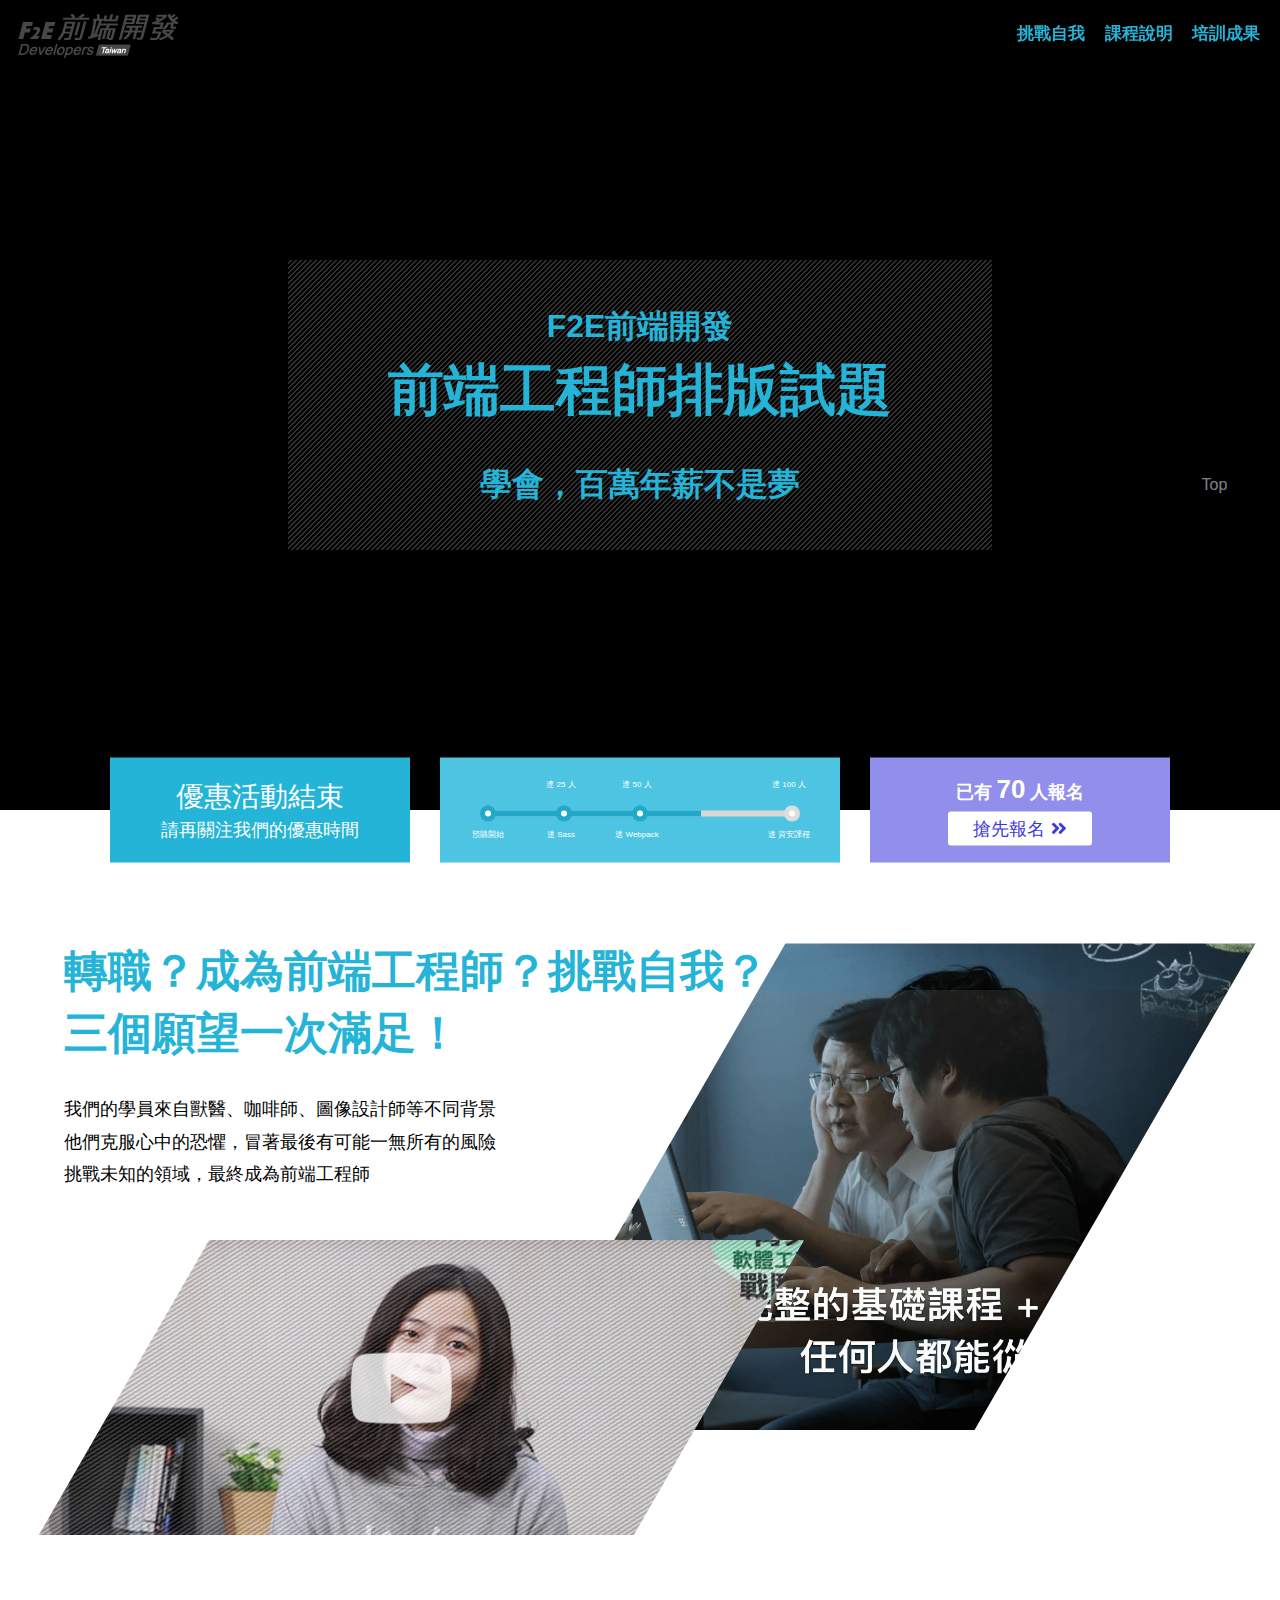
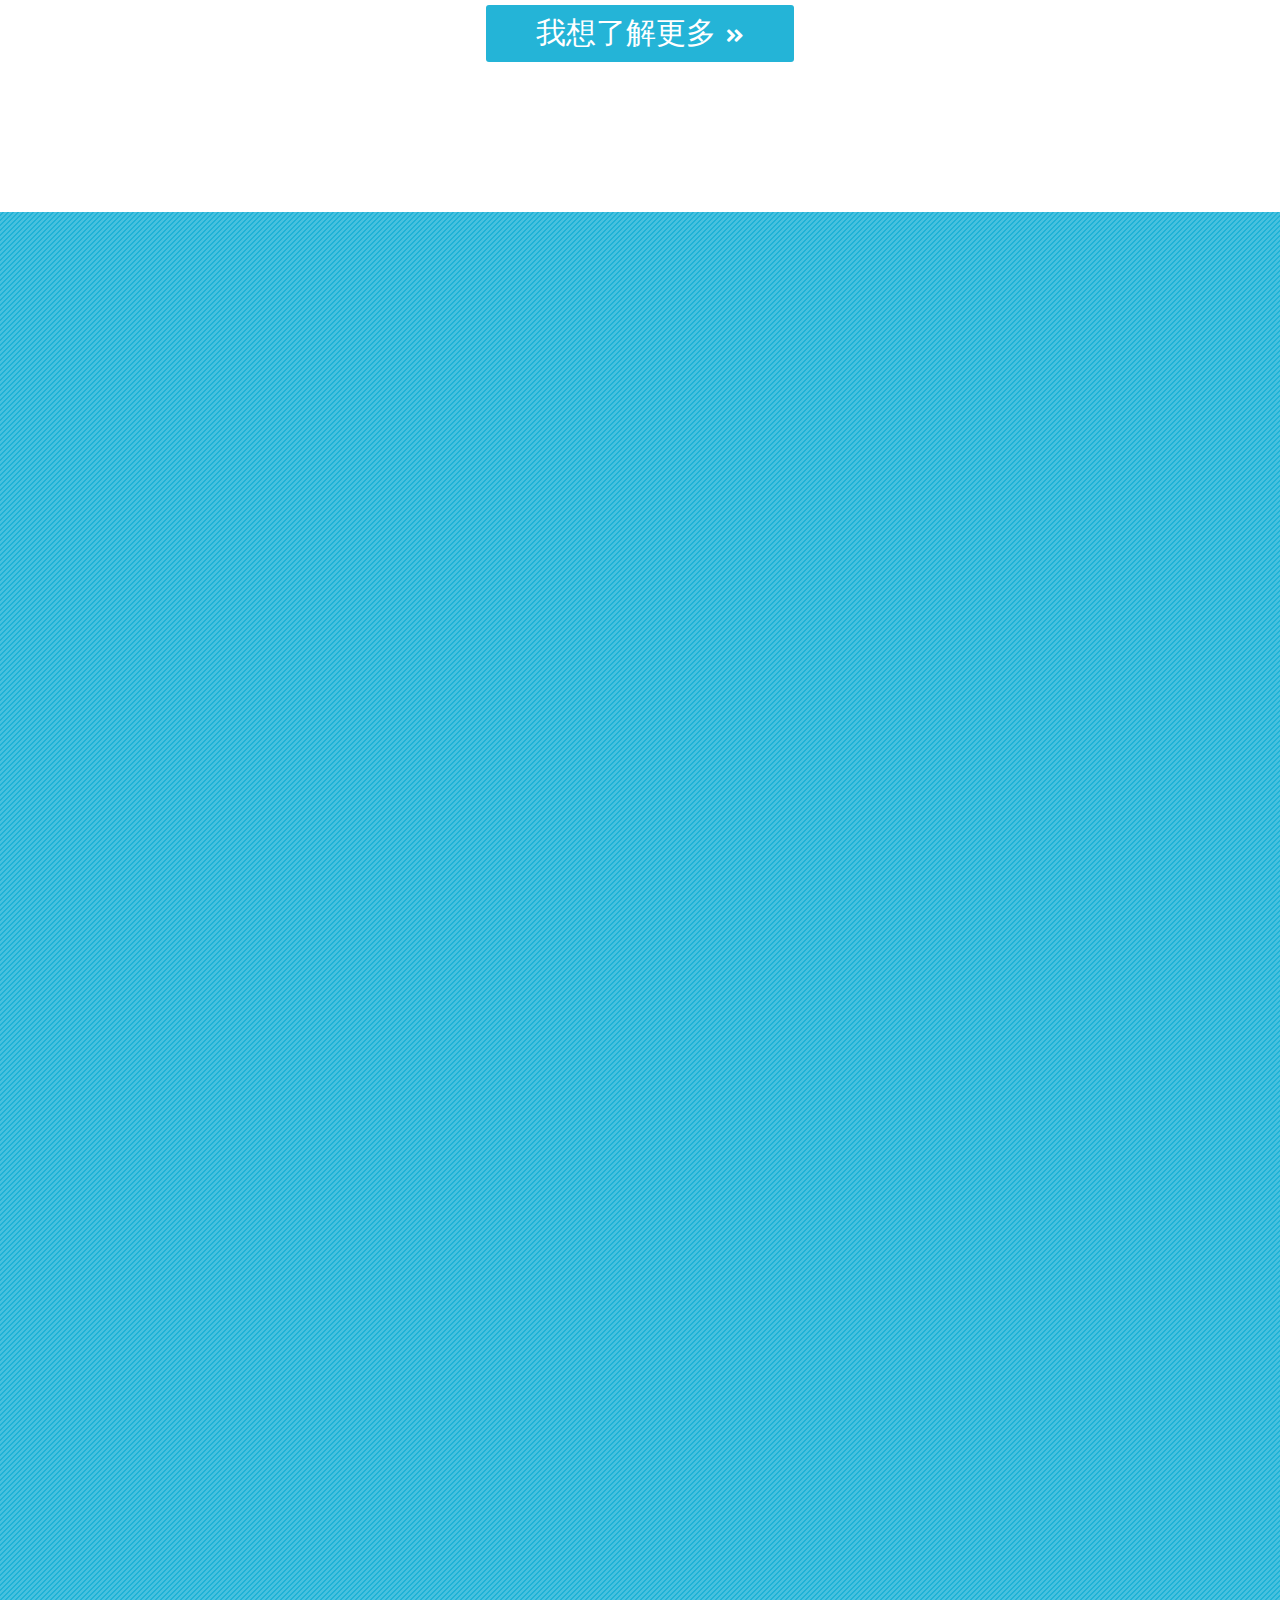
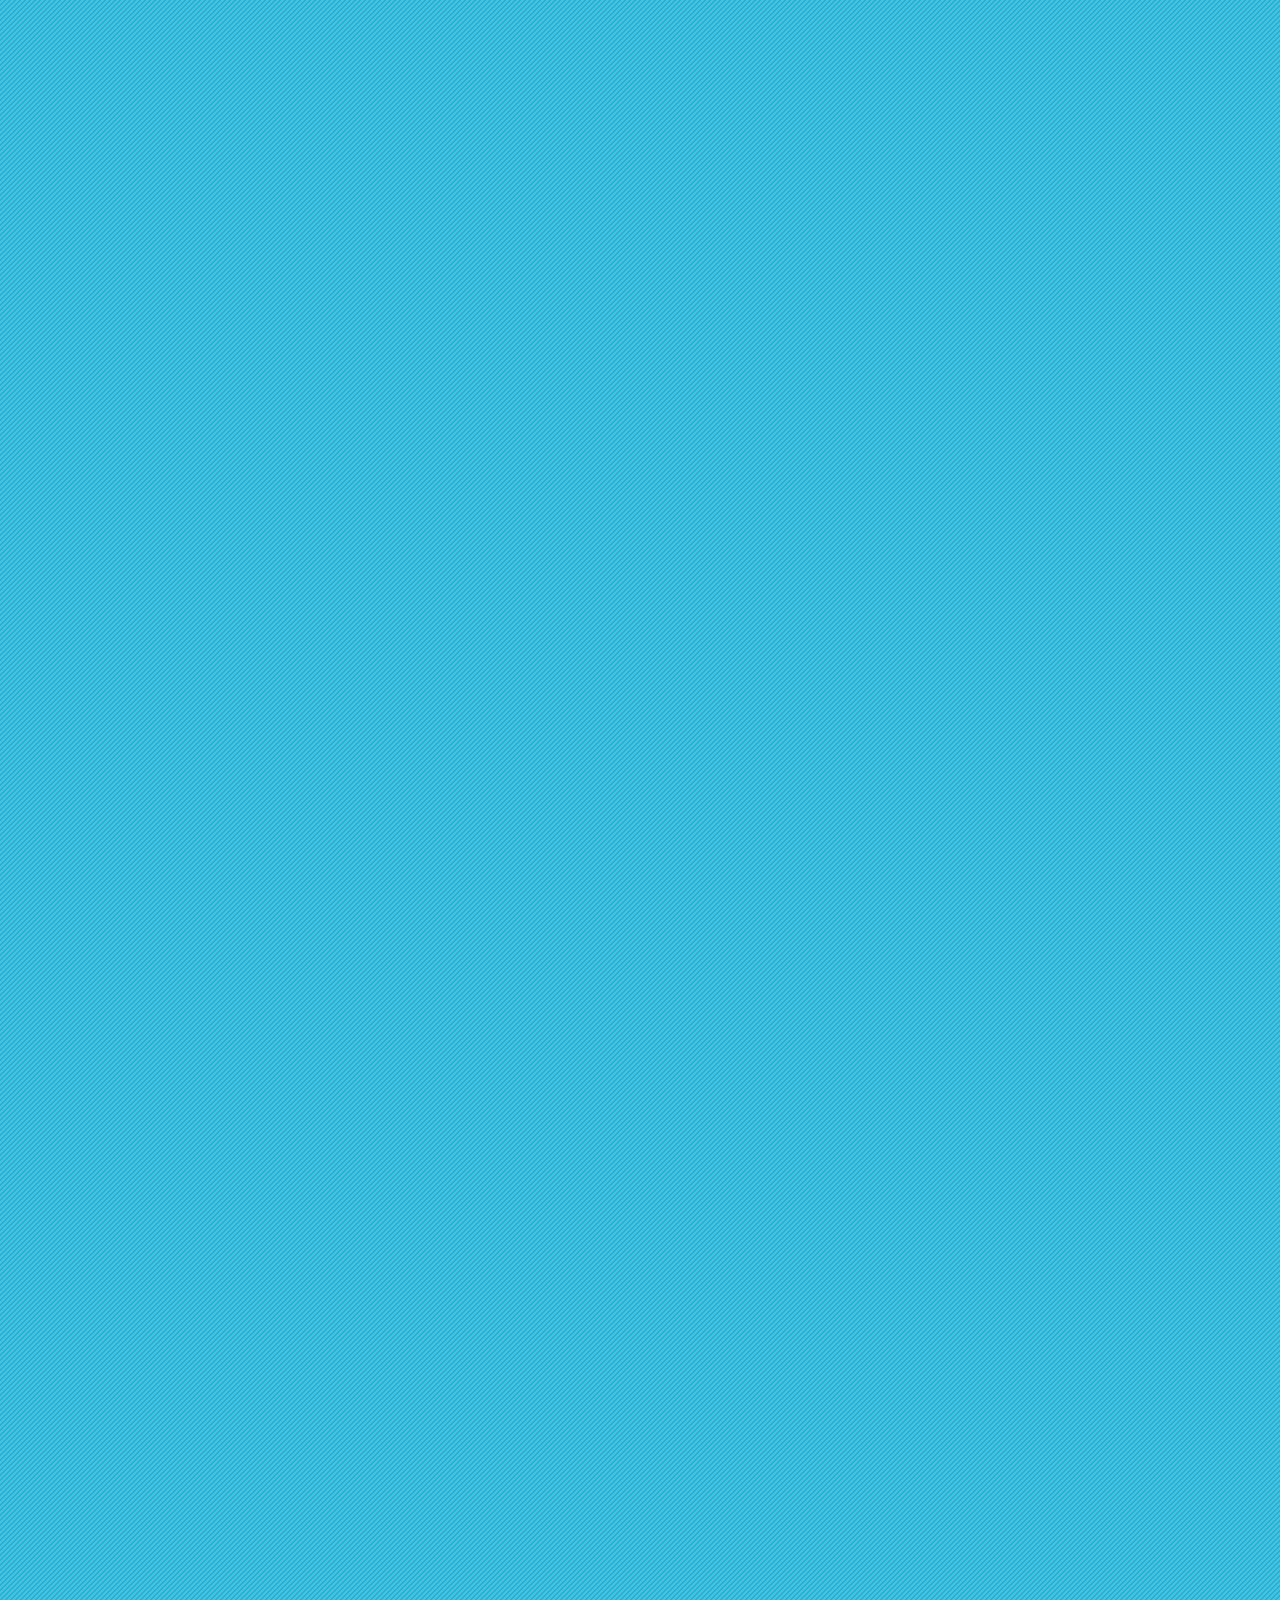
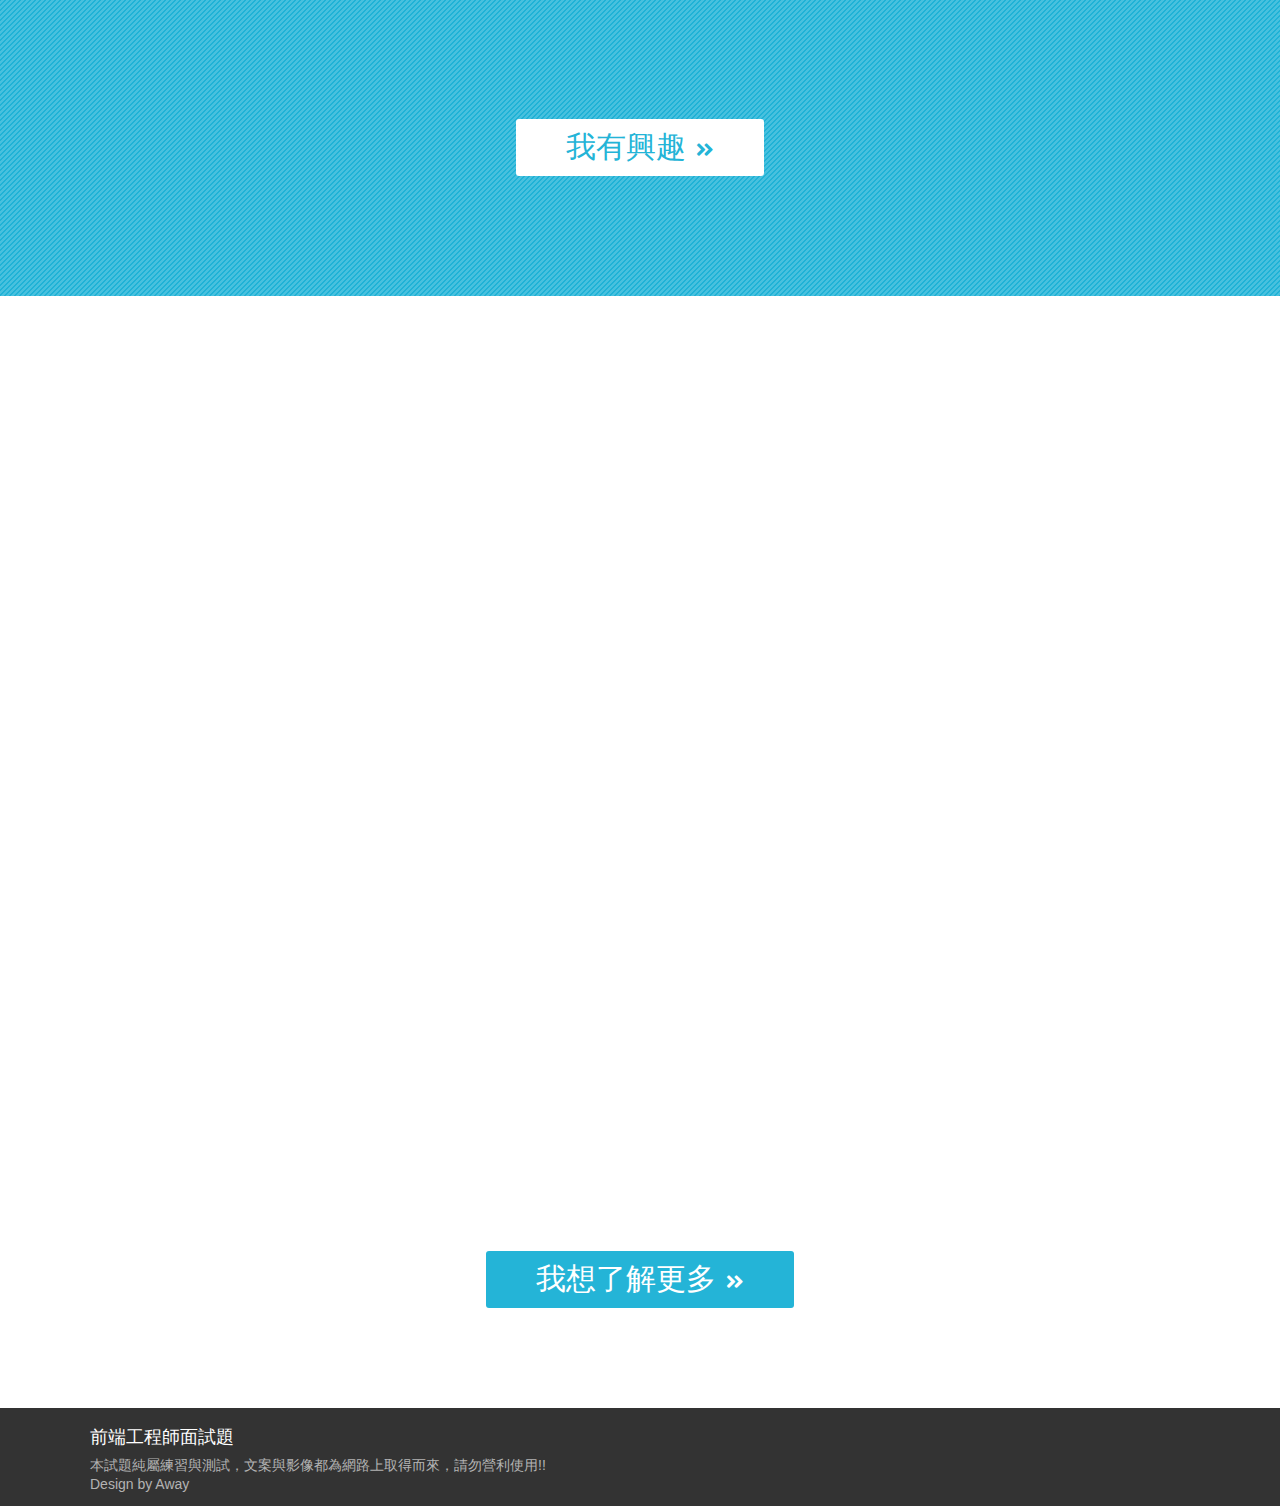
<file: wells_LandingPage/index.html>
<!DOCTYPE html>
<html lang="zh-Hant-TW">

<head>
  <meta charset="UTF-8">
  <meta http-equiv="X-UA-Compatible" content="IE=edge">
  <meta name="viewport" content="width=device-width, initial-scale=1.0">
  <title>Landing Page</title>
  <link rel="stylesheet" href="./style/meyerweb.css">
  <link href="https://cdnjs.cloudflare.com/ajax/libs/font-awesome/5.13.0/css/all.min.css" rel="stylesheet">
  <link rel="stylesheet" href="./style/base.css">
  <link rel="stylesheet" href="./style/all.css">
  <link rel="stylesheet" href="./style/rwd.css" media="screen and (max-width: 1024px)">
  <script defer src="./js/main.js"></script>
</head>

<body>
  <header class="bar" id="Bar">
    <a href="#">
      <img class="bar__logo" src="./images/logo.png" alt="F2E前端開發" width="auto" height="auto">
    </a>
    <button class="bar__icon" id="BarIcon" type="button">
      <img src="./images/bars-solid.svg" alt="選單圖示" width="25" height="25">
    </button>
    <nav class="bar__wrapper" id="BarWrapper">
      <a class="bar__btn" href="#Main">挑戰自我</a>
      <a class="bar__btn" href="#Course">課程說明</a>
      <a class="bar__btn" href="#Achievement">培訓成果</a>
    </nav>
  </header>

  <section class="banner">
    <div class="banner__wrapper" id="BannerWrapper">
      <img class="banner__img" src="./images/banr_snow.jpg" alt="banner1" width="100" height="100">
      <img class="banner__img banner__img2" src="./images/banr_ice.jpg" alt="banner2" width="100" height="100">
      <img class="banner__img banner__img3" src="./images/banr_run.jpg" alt="banner3" width="100" height="100">
      <img class="banner__img banner__img4" src="./images/banr_mountain.jpg" alt="banner4" width="100" height="100">
    </div>
    <div class="banner__caption">
      <p class="banner__text1">F2E前端開發</p>
      <h1 class="banner__text2">前端工程師排版試題</h1>
      <p class="banner__text1">學會，百萬年薪不是夢</p>
    </div>
  </section>

  <div class="top">
    <a class="top__btn" href="#">Top</a>
  </div>

  <main class="main" id="Main">
    <section class="promotions mx-auto">
      <div class="promotions__time" id="PromotionsTime">
        <p class="promotions__count" id="PromotionsCount">優惠倒數</p>
        <p class="promotions__deadline" id="PromotionsDeadline">
          <span class="promotions__word-large" id="PromotionsDay"></span> 天
          <span class="promotions__word-large" id="PromotionsHour"></span> 時
          <span class="promotions__word-large" id="PromotionsMinute"></span> 分
          <span class="promotions__word-large" id="PromotionsSecond"></span> 秒
        </p>
      </div>
      <div class="promotions__progress">
        <div class="progress">
          <progress class="progress__bar" max="100" value="70" id="ProgressBar"></progress>
          <div class="progress__wrapper" id="ProgressWrapper">
          </div>
        </div>
      </div>
      <div class="promotions__participant" id="PromotionsParticipant">
        <p class="promotions__word-small">已有 <span class="promotions__word-large" id="PromotionsPersonNum"></span> 人報名
        </p>
        <button class="promotions__btn">搶先報名 <i class="promotions__word-small fas fa-angle-double-right"></i></button>
      </div>
    </section>

    <section class="introduction mx-auto">
      <div class="introduction__wrapper1">
        <div class="introduction__wrapper2">
          <h2 class="introduction__title">轉職？成為前端工程師？挑戰自我？<br>三個願望一次滿足！</h2>
          <p class="introduction__text">我們的學員來自獸醫、咖啡師、圖像設計師等不同背景</p>
          <p class="introduction__text">他們克服心中的恐懼，冒著最後有可能一無所有的風險</p>
          <p class="introduction__text">挑戰未知的領域，最終成為前端工程師</p>
        </div>
        <div class="introduction__wrapper3">
          <img class="introduction__img2" src="./images/media_img.jpg" alt="基礎課程" width="100" height="100">
        </div>
      </div>
      <div class="introduction__video" id="IntroductionVideo">
        <img class="introduction__img1" src="./images/media_video.jpg" alt="軟體工程師戰鬥營" width="100" height="100">
        <img class="introduction__brand" src="./images/media_brand.png" alt="圖標" width="100" height="100">
      </div>
      <button class="introduction__btn">我想了解更多</button>
    </section>

    <section class="course" id="Course">
      <h2 class="course__slogan fade-in-down" id="CourseSlogan">想要培養一技之長，成為前端工程師嗎？</h2>
      <div class="course__wrapper mx-auto" id="CourseWrapper">
        <article class="course__section">
          <h4 class="course__text fade-in-up">第一階段</h4>
          <figure class="card fade-in-up">
            <div class="card__wrapper">
              <h5 class="card__week">第一週</h5>
              <img class="card__img" src="./images/card01.jpg" alt="第一週課程" width="100%" height="200" loading="lazy">
            </div>
            <figcaption class="card__info">
              <h3 class="card__title">程式規劃基礎</h3>
              <p class="card__intro">組合語言的描述、分析、設計技巧</p>
            </figcaption>
          </figure>
          <figure class="card card-arrow fade-in-up">
            <div class="card__wrapper">
              <h5 class="card__week">第二週</h5>
              <img class="card__img" src="./images/card02.jpg" alt="第二週課程" width="100%" height="200" loading="lazy">
            </div>
            <figcaption class="card__info">
              <h3 class="card__title">物件導向程式設計</h3>
              <p class="card__intro">具有物件概念的程式設計典範，同時也是一種程式開發的抽象方針。</p>
            </figcaption>
          </figure>
          <figure class="card card-arrow fade-in-up">
            <div class="card__wrapper">
              <h5 class="card__week">第三週</h5>
              <img class="card__img" src="./images/card03.png" alt="第三週課程" width="100%" height="200" loading="lazy">
            </div>
            <figcaption class="card__info">
              <h3 class="card__title">資料結構與演算法</h3>
              <p class="card__intro">了解資料結構，之後在程式的設計上才能更加熟練應該要使用何種資料結構。</p>
            </figcaption>
          </figure>
        </article>

        <article class="course__section">
          <h4 class="course__text fade-in-up">第二階段</h4>
          <figure class="card fade-in-up">
            <div class="card__wrapper">
              <h5 class="card__week">第四週</h5>
              <img class="card__img" src="./images/card04.png" alt="第四週課程" width="100%" height="200" loading="lazy">
            </div>
            <figcaption class="card__info">
              <h3 class="card__title">各領域語言與框架介紹</h3>
              <p class="card__intro">框架以應用為目的，結合了多數常用的元件所形成的初始主體架構。</p>
            </figcaption>
          </figure>
          <figure class="card card-arrow fade-in-up">
            <div class="card__wrapper">
              <h5 class="card__week">第五週</h5>
              <img class="card__img" src="./images/card05.png" alt="第五週課程" width="100%" height="200" loading="lazy">
            </div>
            <figcaption class="card__info">
              <h3 class="card__title">版控與開源觀念</h3>
              <p class="card__intro">版本控制是維護工程藍圖的標準做法，能追蹤工程藍圖從誕生一直到定案的過程。</p>
            </figcaption>
          </figure>
          <figure class="card card-arrow fade-in-up">
            <div class="card__wrapper">
              <h5 class="card__week">第六週</h5>
              <img class="card__img" src="./images/card06.jpg" alt="第六週課程" width="100%" height="200" loading="lazy">
            </div>
            <figcaption class="card__info">
              <h3 class="card__title">專題規劃技巧</h3>
              <p class="card__intro">解決問題、蒐集資料、實務應用、團隊合作；知識整合與表達能力。</p>
            </figcaption>
          </figure>
          <figure class="card card-arrow fade-in-up">
            <div class="card__wrapper">
              <h5 class="card__week">第七週</h5>
              <img class="card__img" src="./images/card07.jpg" alt="第七週課程" width="100%" height="200" loading="lazy">
            </div>
            <figcaption class="card__info">
              <h3 class="card__title">專題實作與進度追蹤</h3>
              <p class="card__intro">制定規則、剷除阻礙，觀察運作流程，發掘可能的問題，進一步優化流程，讓團隊協作得更順暢。</p>
            </figcaption>
          </figure>
          <figure class="card card-arrow fade-in-up">
            <div class="card__wrapper">
              <h5 class="card__week">第八週</h5>
              <img class="card__img" src="./images/card08.jpg" alt="第八週課程" width="100%" height="200" loading="lazy">
            </div>
            <figcaption class="card__info">
              <h3 class="card__title">專題成果發表</h3>
              <p class="card__intro">在這七週學習以來的第一次成果發表，讓大家看到您耀眼的存在!</p>
            </figcaption>
          </figure>
        </article>

        <article class="course__section">
          <h4 class="course__text fade-in-up">第三階段</h4>
          <figure class="card fade-in-up">
            <div class="card__wrapper">
              <h5 class="card__week">第九週</h5>
              <img class="card__img" src="./images/card09.png" alt="第九週課程" width="100%" height="200" loading="lazy">
            </div>
            <figcaption class="card__info">
              <h3 class="card__title">進程與執行緒</h3>
              <p class="card__intro">進程、線程是一定要搞懂與掌握的知識點，可以增進程式的執行效率。</p>
            </figcaption>
          </figure>

          <figure class="card card-arrow fade-in-up">
            <div class="card__wrapper">
              <h5 class="card__week">第十週</h5>
              <img class="card__img" src="./images/card10.png" alt="第十週課程" width="100%" height="200" loading="lazy">
            </div>
            <figcaption class="card__info">
              <h3 class="card__title">網際網路概論</h3>
              <p class="card__intro">全新實用網路新知，完整介紹網路與資料通訊的相關主題與技術。</p>
            </figcaption>
          </figure>

          <figure class="card card-arrow fade-in-up">
            <div class="card__wrapper">
              <h5 class="card__week">第十一週</h5>
              <img class="card__img" src="./images/card11.png" alt="第十一週課程" width="100%" height="200" loading="lazy">
            </div>
            <figcaption class="card__info">
              <h3 class="card__title">各領域進階語法</h3>
              <p class="card__intro">了解前端領域符合業界使用的進階技巧，並快速辨別使用的領域，加速開發。</p>
            </figcaption>
          </figure>

          <figure class="card card-arrow fade-in-up">
            <div class="card__wrapper">
              <h5 class="card__week">第十二週</h5>
              <img class="card__img" src="./images/card12.png" alt="第十二週課程" width="100%" height="200" loading="lazy">
            </div>
            <figcaption class="card__info">
              <h3 class="card__title">近代網頁前端的生態演化</h3>
              <p class="card__intro">了解網頁前端的前世今生與愛恨糾葛，讓你知道前端技術為什麼這麼火?</p>
            </figcaption>
          </figure>
        </article>

        <article class="course__section">
          <h4 class="course__text fade-in-up">第四階段</h4>
          <figure class="card fade-in-up">
            <div class="card__wrapper">
              <h5 class="card__week">第十三週</h5>
              <img class="card__img" src="./images/card13.png" alt="第十三週課程" width="100%" height="200" loading="lazy">
            </div>
            <figcaption class="card__info">
              <h3 class="card__title">一起來Vue出前端的世界</h3>
              <p class="card__intro">建立使用者介面的開源JavaScript框架，也是一個建立單頁應用的Web應用框架。</p>
            </figcaption>
          </figure>

          <figure class="card card-arrow fade-in-up">
            <div class="card__wrapper">
              <h5 class="card__week">第十四週</h5>
              <img class="card__img" src="./images/card14.png" alt="第十四週課程" width="100%" height="200" loading="lazy">
            </div>
            <figcaption class="card__info">
              <h3 class="card__title">第一次使用Node就上手</h3>
              <p class="card__intro">能夠在伺服器端運行JavaScript的開放原始碼、跨平台執行環境。</p>
            </figcaption>
          </figure>

          <figure class="card card-arrow fade-in-up">
            <div class="card__wrapper">
              <h5 class="card__week">第十五週</h5>
              <img class="card__img" src="./images/card15.png" alt="第十五週課程" width="100%" height="200" loading="lazy">
            </div>
            <figcaption class="card__info">
              <h3 class="card__title">專題成果發表</h3>
              <p class="card__intro">藉由第二次的成果發表，聯合各廠商來媒合專業人才，讓您結業即就業。</p>
            </figcaption>
          </figure>
        </article>
      </div>
      <button class="course__btn">我有興趣</button>
    </section>

    <article class="achievement mx-auto" id="Achievement">
      <p class="achievement__title fade-in-down" id="AchievementTitle">培訓成果</p>
      <section class="achievement__wrapper" id="AchievementWrapper">
        <div class="achievement__chart fade-in-up">
          <p><span class="achievement__text" data-num="159">159</span> 人</p>
          <p>結訓校友</p>
        </div>
        <div class="achievement__chart fade-in-up">
          <p><span class="achievement__text" data-num="85">85</span> %</p>
          <p>成功轉職率</p>
        </div>
        <div class="achievement__chart fade-in-up">
          <p><span class="achievement__text" data-num="90">90</span> %</p>
          <p>成為前端工程師</p>
        </div>
      </section>
      <table class="table fade-in-up" id="Table">
        <thead class="table__thead">
          <tr class="table__background1">
            <th></th>
            <th>培訓人數</th>
            <th>結訓人數</th>
            <th>就業人數</th>
          </tr>
        </thead>
        <tbody class="table__tbody">
          <tr>
            <td class="table__text">第一屆</td>
            <td>21人</td>
            <td>17人</td>
            <td>前端工程師16人</td>
          </tr>
          <tr class="table__background2">
            <td class="table__text">第二屆</td>
            <td>20人</td>
            <td>17人</td>
            <td>前端工程師13人</td>
          </tr>
          <tr>
            <td class="table__text">第三屆</td>
            <td>40人</td>
            <td>38人</td>
            <td>前端工程師26人</td>
          </tr>
          <tr class="table__background2">
            <td class="table__text">第四屆</td>
            <td>33人</td>
            <td>27人</td>
            <td>前端工程師21人</td>
          </tr>
          <tr>
            <td class="table__text">第五屆</td>
            <td>28人</td>
            <td>22人</td>
            <td>前端工程師17人</td>
          </tr>
          <tr class="table__background2">
            <td class="table__text">第六屆</td>
            <td>29人</td>
            <td>20人</td>
            <td>前端工程師16人</td>
          </tr>
        </tbody>
      </table>
      <button class="achievement__btn">我想了解更多</button>
    </article>
  </main>

  <footer class="footer">
    <div class="footer__wrapper mx-auto">
      <p class="footer__text1">前端工程師面試題</p>
      <p class="footer__text2">本試題純屬練習與測試，文案與影像都為網路上取得而來，請勿營利使用!!</p>
      <p class="footer__text2">Design by Away</p>
    </div>
  </footer>

  <div class="video__wrapper" id="VideoWrapper">
  </div>
</body>

</html>
</file>
<file: wells_LandingPage/style/base.css>
.mx-auto {
  margin-left: auto;
  margin-right: auto;
}

.fade-in-up {
  transform: translateY(50px);
  opacity: 0;
  transition: 1s;
}

.fade-in-down {
  transform: translateY(-50px);
  opacity: 0;
  transition: 1s;
}

.fade-in--active {
  transform: translateY(0);
  opacity: 1;
}
</file>
<file: wells_LandingPage/style/all.css>
html {
  scroll-behavior: smooth;
}

body {
  font-family: Arial, Helvetica, sans-serif;
}

/* bar */
.bar {
  position: fixed;
  z-index: 10;
  width: 100%;
  padding-top: 10px;
  font-weight: 600;
  color: #24b4d7;
}

.bar--scroll {
  font-weight: 500;
  color: #333;
  background-color: #f1f4f7;
  opacity: .9;
}

.bar__logo {
  padding-left: 15px;
}

.bar__icon {
  display: none;
}

.bar__wrapper {
  float: right;
  padding-top: 15px;
  padding-right: 5px;
}

.bar__btn {
  margin-right: 15px;
  font-size: 17px;
  color: inherit;
  text-decoration: none;
}

.bar__btn:hover {
  color: #615eca;
}

/* banner */
.banner {
  position: relative;
  height: 90vh;
  overflow: hidden;
  background-color: black;
}

.banner__img {
  position: absolute;
  width: 100%;
  height: 100%;
  object-fit: cover;
  transition: 1s;
  opacity: 0;
  animation: banner 20s infinite;
}

.banner__img2 {
  animation-delay: 5s;
}

.banner__img3 {
  animation-delay: 10s;
}

.banner__img4 {
  animation-delay: 15s;
}

.banner__caption {
  position: absolute;
  top: 50%;
  left: 50%;
  display: flex;
  flex-direction: column;
  justify-content: center;
  padding: 50px 100px;
  white-space: nowrap;
  color: #24b4d7;
  text-align: center;
  background: linear-gradient(-45deg, rgba(255, 255, 255, .2) 25%, transparent 0, transparent 50%, rgba(255, 255, 255, .2) 0, rgba(255, 255, 255, .2) 75%, transparent 0);
  background-size: 5px 5px;
  transform: translate(-50%, -50%);
}

.banner__text1 {
  font-size: 32px;
  font-weight: 600;
}

.banner__text2 {
  margin-top: 20px;
  margin-bottom: 50px;
  font-size: 56px;
  font-weight: 900;
}

/* promotions */
.promotions {
  display: grid;
  grid-template-columns: 3fr 4fr 3fr;
  gap: 30px;
  width: 90%;
  height: 105px;
  max-width: 1060px;
  color: white;
  transform: translate(0, -50%);
}

.promotions__time {
  display: flex;
  flex-direction: column;
  justify-content: center;
  align-items: center;
  background-color: #24b4d7;
}

.promotions__count {
  margin-bottom: 5px;
  font-size: 28px;
}

.promotions__deadline {
  font-size: 18px;
  margin-top: 5px;
}

.promotions__word-large {
  font-size: 26px;
}

.promotions__word-small {
  font-size: 18px;
}

.promotions__progress {
  background-color: #4dc4e1;
}

.promotions__participant {
  display: flex;
  flex-direction: column;
  justify-content: center;
  align-items: center;
  font-size: 26px;
  font-weight: 700;
  background-color: #918eec;
}

.promotions__btn {
  padding: 5px 25px;
  margin-top: 10px;
  font-size: 18px;
  color: #3c37de;
  background-color: white;
  border: none;
  border-radius: 3px;
  cursor: pointer;
}

.progress {
  position: relative;
  width: 76%;
  top: 50%;
  left: 12%;
}

.progress__bar {
  display: flex;
  width: 100%;
  height: 6px;
  background-color: #22A9CA;
}

.progress__bar::before {
  content: '';
  position: absolute;
  width: 16px;
  height: 16px;
  background-color: #22A9CA;
  border-radius: 50%;
  transform: translate(-8px, -5px);
}

.progress__bar::after {
  content: '';
  position: absolute;
  width: 6px;
  height: 6px;
  background-color: white;
  border-radius: 50%;
  transform: translate(-3px);
}

progress::-webkit-progress-bar {
  background-color: #d7d7d7;
}

progress::-webkit-progress-value {
  background-color: #22A9CA;
}

.progress__wrapper::before {
  content: '預購開始';
  position: absolute;
  top: 20px;
  width: 100px;
  font-size: 8px;
  text-align: center;
  transform: translate(-50%);
}

.progress__outer {
  position: absolute;
  width: 16px;
  height: 16px;
  background-color: #22A9CA;
  transform: translate(-8px, -11px);
  border-radius: 50%;
}

.progress__outer::after {
  content: '';
  display: block;
  width: 6px;
  height: 6px;
  margin-top: 5px;
  margin-left: 5px;
  border-radius: 50%;
  background-color: white;
}

.progress__text {
  position: absolute;
  width: 100px;
  font-size: 8px;
  text-align: center;
  transform: translate(-45%);
}

.progress__text-num {
  top: -25px;
}

.progress__text-product {
  top: 25px;
}

/* introduction */
.introduction {
  width: 90%;
  max-width: 1200px;
  margin-top: 25px;
  text-align: center;
}

.introduction__wrapper1 {
  position: relative;
  text-align: start;
}

.introduction__title {
  margin-bottom: 30px;
  line-height: 1.4;
  font-size: 44px;
  font-weight: 900;
  color: #24b4d7;
}

.introduction__text {
  line-height: 1.8;
  font-size: 18px;
}

.introduction__wrapper2 {
  width: 62%;
}

.introduction__wrapper3 {
  position: absolute;
  z-index: -1;
  top: 0;
  right: 100px;
  width: 470px;
  height: 490px;
  transform: skewX(-30deg);
  overflow: hidden;
  aspect-ratio: 1 / 1;
}

.introduction__img2 {
  width: 190%;
  height: 100%;
  transform: skewX(30deg) translate(-313px, 28px) scale(1.1);
}

.introduction__video {
  width: 595px;
  height: 295px;
  margin-top: 50px;
  margin-left: 60px;
  transform: skewX(-30deg);
  cursor: pointer;
  overflow: hidden;
}

.introduction__video:hover .introduction__brand {
  opacity: 1;
}

.introduction__video::after {
  content: '';
  position: absolute;
  z-index: 5;
  top: 0;
  left: 0;
  width: 100%;
  height: 100%;
  background: linear-gradient(-45deg, black 25%, #d7d3d1 0, #d7d3d1 50%, black 0, black 75%, #d7d3d1 0);
  background-size: 7px 7px;
  opacity: .2;
}

.introduction__img1 {
  width: 100%;
  height: 100%;
  transform: skewX(30deg) scale(1.4) translate(1px, 42px);
}

.introduction__brand {
  position: absolute;
  z-index: 10;
  top: 50%;
  left: 50%;
  width: 17%;
  height: 24%;
  transform: skewX(30deg) translate(-50%, -50%);
  opacity: .8;
}

.introduction__btn {
  padding: 8px 50px;
  margin-top: 70px;
  margin-bottom: 150px;
  font-size: 30px;
  font-weight: 500;
  color: white;
  background-color: #24b4d7;
  border: none;
  border-radius: 3px;
  cursor: pointer;
}

.introduction__btn::after {
  content: "\f101";
  width: 50px;
  margin-left: 10px;
  font-size: 20px;
  font-family: "Font Awesome 5 Free";
  font-weight: 900;
}

/* course */
.course {
  padding-bottom: 120px;
  text-align: center;
  background: linear-gradient(-45deg, #1FB2D6 25%, #48C0DE 0, #48C0DE 50%, #1FB2D6 0, #1FB2D6 75%, #48C0DE 0);
  background-size: 5px 5px;
}

.course__slogan {
  display: inline-block;
  padding: 15px 30px;
  margin-top: 130px;
  font-size: 50px;
  font-weight: 900;
  color: #24b4d7;
  background-color: white;
}

.course__wrapper {
  width: 90%;
  max-width: 1200px;
}

.course__section {
  display: flex;
  justify-content: center;
  align-items: flex-start;
  flex-wrap: wrap;
  column-gap: 5%;
  row-gap: 60px;
  margin-top: 75px;
  margin-bottom: 110px;
}

.course__text {
  width: 100%;
  margin-bottom: -15px;
  font-size: 40px;
  font-weight: 600;
  color: #332f2e;
}

.course__text::after {
  content: '';
  display: block;
  width: 45px;
  height: 3px;
  margin-top: 15px;
  margin-left: auto;
  margin-right: auto;
  background-color: #332f2e;
}

.card {
  width: 30%;
  background-color: white;
}

.card-arrow::before {
  content: "\f101";
  position: absolute;
  top: 160px;
  left: 0;
  width: 60px;
  font-size: 24px;
  font-family: "Font Awesome 5 Free";
  font-weight: 900;
  transform: translate(-100%, -50%);
  color: white;
}

.card__wrapper {
  height: 200px;
}

.card__week {
  position: absolute;
  z-index: 5;
  padding: 6px 7px;
  font-size: 14px;
  color: rgb(220, 220, 220);
  background-color: rgba(0, 0, 0, .5);
}

.card__img {
  height: 100%;
  object-fit: cover;
}

.card__info {
  padding: 13px;
  margin-top: 5px;
  text-align: left;
}

.card__title {
  font-size: 18px;
  font-weight: 900;
}

.card__intro {
  margin-top: 17px;
  line-height: 1.3;
  font-size: 15px;
}

.course__icon {
  align-self: center;
  color: white;
}

.course__btn {
  padding: 8px 50px;
  font-size: 30px;
  font-weight: 500;
  color: #24b4d7;
  background-color: white;
  border: none;
  border-radius: 3px;
  cursor: pointer;
}

.course__btn::after {
  content: "\f101";
  width: 50px;
  margin-left: 10px;
  font-size: 20px;
  font-family: "Font Awesome 5 Free";
  font-weight: 900;
}

/* achievement */
.achievement {
  width: 90%;
  max-width: 1000px;
  padding-top: 100px;
  padding-bottom: 100px;
  text-align: center;
}

.achievement__title {
  margin-top: 30px;
  font-size: 42px;
  font-weight: 700;
}

.achievement__wrapper {
  display: grid;
  grid-template-columns: repeat(3, 1fr);
  grid-template-rows: 200px;
  gap: 35px;
  margin-top: 80px;
}

.achievement__chart {
  display: flex;
  flex-direction: column;
  justify-content: center;
  gap: 15px;
  box-shadow: 0 0 10px rgba(0, 0, 0, .1);
}

.achievement__text {
  font-size: 38px;
  color: #24b4d7;
}

.table {
  width: 100%;
  margin-top: 80px;
}

.table th,
.table__text {
  font-weight: 900;
}

.table tr {
  line-height: 45px;
}

.table__background1 {
  background-color: #eee;
}

.table__background2 {
  background-color: #f6f6f6;
}

.table th,
.table td {
  border: 1px solid #dcdcdc;
}

.achievement__btn {
  padding: 8px 50px;
  margin-top: 100px;
  font-size: 30px;
  color: white;
  background-color: #24b4d7;
  border: none;
  border-radius: 3px;
  cursor: pointer;
}

.achievement__btn::after {
  content: "\f101";
  width: 50px;
  margin-left: 10px;
  font-size: 20px;
  font-family: "Font Awesome 5 Free";
  font-weight: 900;
  color: white;
}

/* footer */
.footer {
  padding-top: 20px;
  padding-bottom: 15px;
  background-color: #333;
}

.footer__wrapper {
  max-width: 1100px;
}

.footer__text1 {
  margin-bottom: 12px;
  font-size: 18px;
  color: white;
}

.footer__text2 {
  margin-top: 5px;
  font-size: 14px;
  color: #b3b3b3;
}

.video__wrapper {
  display: none;
}

.video__wrapper::after {
  content: '';
  position: absolute;
  z-index: -1;
  width: 100%;
  height: 100%;
  background-color: black;
  opacity: .7;
}

.video__wrapper--show {
  position: absolute;
  z-index: 10;
  display: flex;
  justify-content: center;
  align-items: center;
  width: 100%;
}

.top {
  position: fixed;
  z-index: 10;
  top: 50%;
  right: 2%;
  width: 80px;
  background-color: black;
  border-radius: 3px;
  opacity: .5;
}

.top__btn {
  display: block;
  width: 100%;
  height: 100%;
  text-align: center;
  line-height: 70px;
  color: white;
  text-decoration: none;
}

@keyframes banner {
  10% {
    opacity: 1;
  }
  20% {
    opacity: 1;
  }
  40% {
    opacity: 0;
  }
  70% {
    transform: scale(1.1);
  }
}
</file>
<file: wells_LandingPage/style/rwd.css>
@media screen and (max-width: 1024px) {
  .banner__caption {
    padding: 100px 70px;
  }
  
  .banner__text1 {
    font-size: 24px;
  }
  
  .banner__text2 {
    font-size: 48px;
  }
  
  .promotions {
    gap: 20px;
    width: 97%;
    max-width: none;
  }
  
  .introduction {
    width: 97%;
  }
  
  .introduction__title{
    font-size: 34px;
  }
  
  .introduction__text {
    font-size: 18px;
  }
  
  .introduction__wrapper3 {
    right: 115px;
    width: 380px;
    height: 400px;
  }
  
  .introduction__img2 {
    width: 202%;
    transform: skewX(30deg) translate(-295px, 28px) scale(1.1);
  }
  
  .introduction__video {
    margin-top: 30px;
    margin-left: 70px;
    width: 490px;
    height: 260px;
  }

  .introduction__img1 {
    transform: skewX(30deg) scale(1.4) translate(-3px, 37px);
  }
  
  .course__wrapper {
    width: 94%;
    margin-top: -40px;
  }

  .course__slogan {
    font-size: 48px;
  }
  
  .course__section {
    margin-top: 120px;
    row-gap: 60px;
  }

  .card-arrow::before {
    width: 47px;
  }

  .card__wrapper {
    height: 165px;
  }
  
  .card__title {
    font-size: 19px;
  }
  
  .card__intro {
    font-size: 16px;
  }
  
  .footer__wrapper {
    width: 97%;
  }
}

@media screen and (max-width: 768px) {
  .banner__caption {
    width: 80%;
    padding: 100px 0;
  }
  
  .promotions {
    gap: 0;
    width: 100%;
  }
  
  .promotions__count {
    font-size: 22px;
  }
  
  .promotions__deadline {
    font-size: 16px;
  }

  .promotions__word-large {
    font-size: 20px;
  }

  .promotions__btn {
    padding: 5px 25px;
  }
  
  .introduction {
    width: 100%;
  }
  
  .introduction__wrapper2 {
    box-sizing: border-box;
    width: 100%;
    padding-left: 15px;
  }
  
  .introduction__wrapper3 {
    position: relative;
    right: 0;
    width: 100%;
    margin-top: 20px;
    transform: none;
  }
  
  .introduction__img2 {
    width: 100%;
    transform: none;
  }
  
  .introduction__video {
    position: relative;
    width: 100%;
    height: 100%;
    margin: 0;
    transform: none;
    aspect-ratio: 3 / 2;
  }
  
  .introduction__img1 {
    transform: scaleX(1.3) translate(30px);
  }
  
  .introduction__brand {
    width: 15%;
    height: 15%;
    transform: translate(-50%, -50%);
  }
  
  .course__slogan {
    font-size: 32px;
  }
  
  .course__section {
    column-gap: 50px;
  }

  .card {
    width: 100%;
  }
  
  .course__text {
    font-size: 40px;
  }
  
  .card__wrapper {
    height: 400px;
  }
  
  .card-arrow::before {
    content: '\f103';
    top: -30px;
    left: 50%;
    transform: translate(-50%, -50%);
  }
  
  .achievement__btn {
    margin-top: 70px;
  }
  
  .footer {
    margin-top: 50px;
    text-align: center;
  }
  
  .footer__text2 {
    font-size: 10px;
  }
  
  .video__youtube {
    width: 100%;
  }
}

@media screen and (max-width: 480px) {
  .bar__logo {
    margin-bottom: 5px
  }
  
  .bar__icon {
    display: block;
    float: right;
    margin-top: 10px;
    margin-right: 10px;
    font-size: 24px;
    color: #666;
    border: none;
    background: transparent;
    cursor: pointer;
  }
  
  .bar__wrapper {
    display: none;
    flex-direction: column;
    float: unset;
    padding-top: 0px;
    padding-right: 0;
    background-color: #f3f6f8;
  }

  .bar__wrapper-show {
    display: flex;
  }
  
  .bar__btn {
    padding-left: 15px;
    margin-right: 0;
    line-height: 50px;
    font-weight: 500;
  }
  
  .banner__caption {
    width: 90%;
    padding: 30px 0;
  }
  
  .banner__text1 {
    font-size: 30px;
  }

  .banner__text2 {
    font-size: 42px;
  }
  
  .promotions {
    grid-template-columns: 50%;
    grid-template-rows: repeat(2, 100px);
    grid-template-areas: 
    "test test"
    "test1 test2";
    height: auto;
    overflow: hidden;
  }
  
  .promotions__progress {
    grid-area: test;
  }
  
  .promotions__time {
    grid-area: test1;
  }

  .promotions__count {
    font-size: 18px;
  }
  
  .promotions__deadline {
    margin-top: 0;
    font-size: 14px;
  }

  .promotions__word-large {
    font-size: 20px;
  }
  
  .promotions__participant {
    grid-area: test2;
  }

  .promotions__btn {
    padding: 3px 20px;
  }

  .introduction {
    margin-top: 0;
  }
  
  .introduction__wrapper2 {
    margin-top: -30px;
  }
  
  .introduction__title {
    font-size: 28px;
  }
  
  .introduction__text {
    font-size: 16px;
  }
  
  .introduction__wrapper3 {
    height: 300px;
  }
  
  .introduction__img1 {
    transform: scaleX(1.4) translate(10px);
  }
  
  .introduction__brand {
    width: 20%;
    height: 20%;
  }

  .course__wrapper {
    width: 90%;
  }

  .course__section  {
    margin-top: 100px;
  }
  
  .course__slogan {
    padding: 15px;
    font-size: 23px;
  }
  
  .card__wrapper {
    height: 250px;
  }
  
  .card__intro {
    font-size: 15px;
  }
  
  .achievement__wrapper {
    grid-template-columns: 100%;
    grid-template-rows: repeat(3, 230px);
  }
}
</file>
<file: wells_LandingPage/style/meyerweb.css>
/* http://meyerweb.com/eric/tools/css/reset/ 
   v2.0 | 20110126
   License: none (public domain)
*/

html,
body,
div,
span,
applet,
object,
iframe,
h1,
h2,
h3,
h4,
h5,
h6,
p,
blockquote,
pre,
a,
abbr,
acronym,
address,
big,
cite,
code,
del,
dfn,
em,
img,
ins,
kbd,
q,
s,
samp,
small,
strike,
strong,
sub,
sup,
tt,
var,
b,
u,
i,
center,
dl,
dt,
dd,
ol,
ul,
li,
fieldset,
form,
label,
legend,
table,
caption,
tbody,
tfoot,
thead,
tr,
th,
td,
article,
aside,
canvas,
details,
embed,
figure,
figcaption,
footer,
header,
hgroup,
menu,
nav,
output,
ruby,
section,
summary,
time,
mark,
audio,
video {
  margin: 0;
  padding: 0;
  border: 0;
  font-size: 100%;
  font: inherit;
  vertical-align: baseline;
}

/* HTML5 display-role reset for older browsers */
article,
aside,
details,
figcaption,
figure,
footer,
header,
hgroup,
menu,
nav,
section {
  display: block;
}

body {
  line-height: 1;
}

ol,
ul {
  list-style: none;
}

blockquote,
q {
  quotes: none;
}

blockquote:before,
blockquote:after,
q:before,
q:after {
  content: '';
  content: none;
}

table {
  border-collapse: collapse;
  border-spacing: 0;
}
</file>
